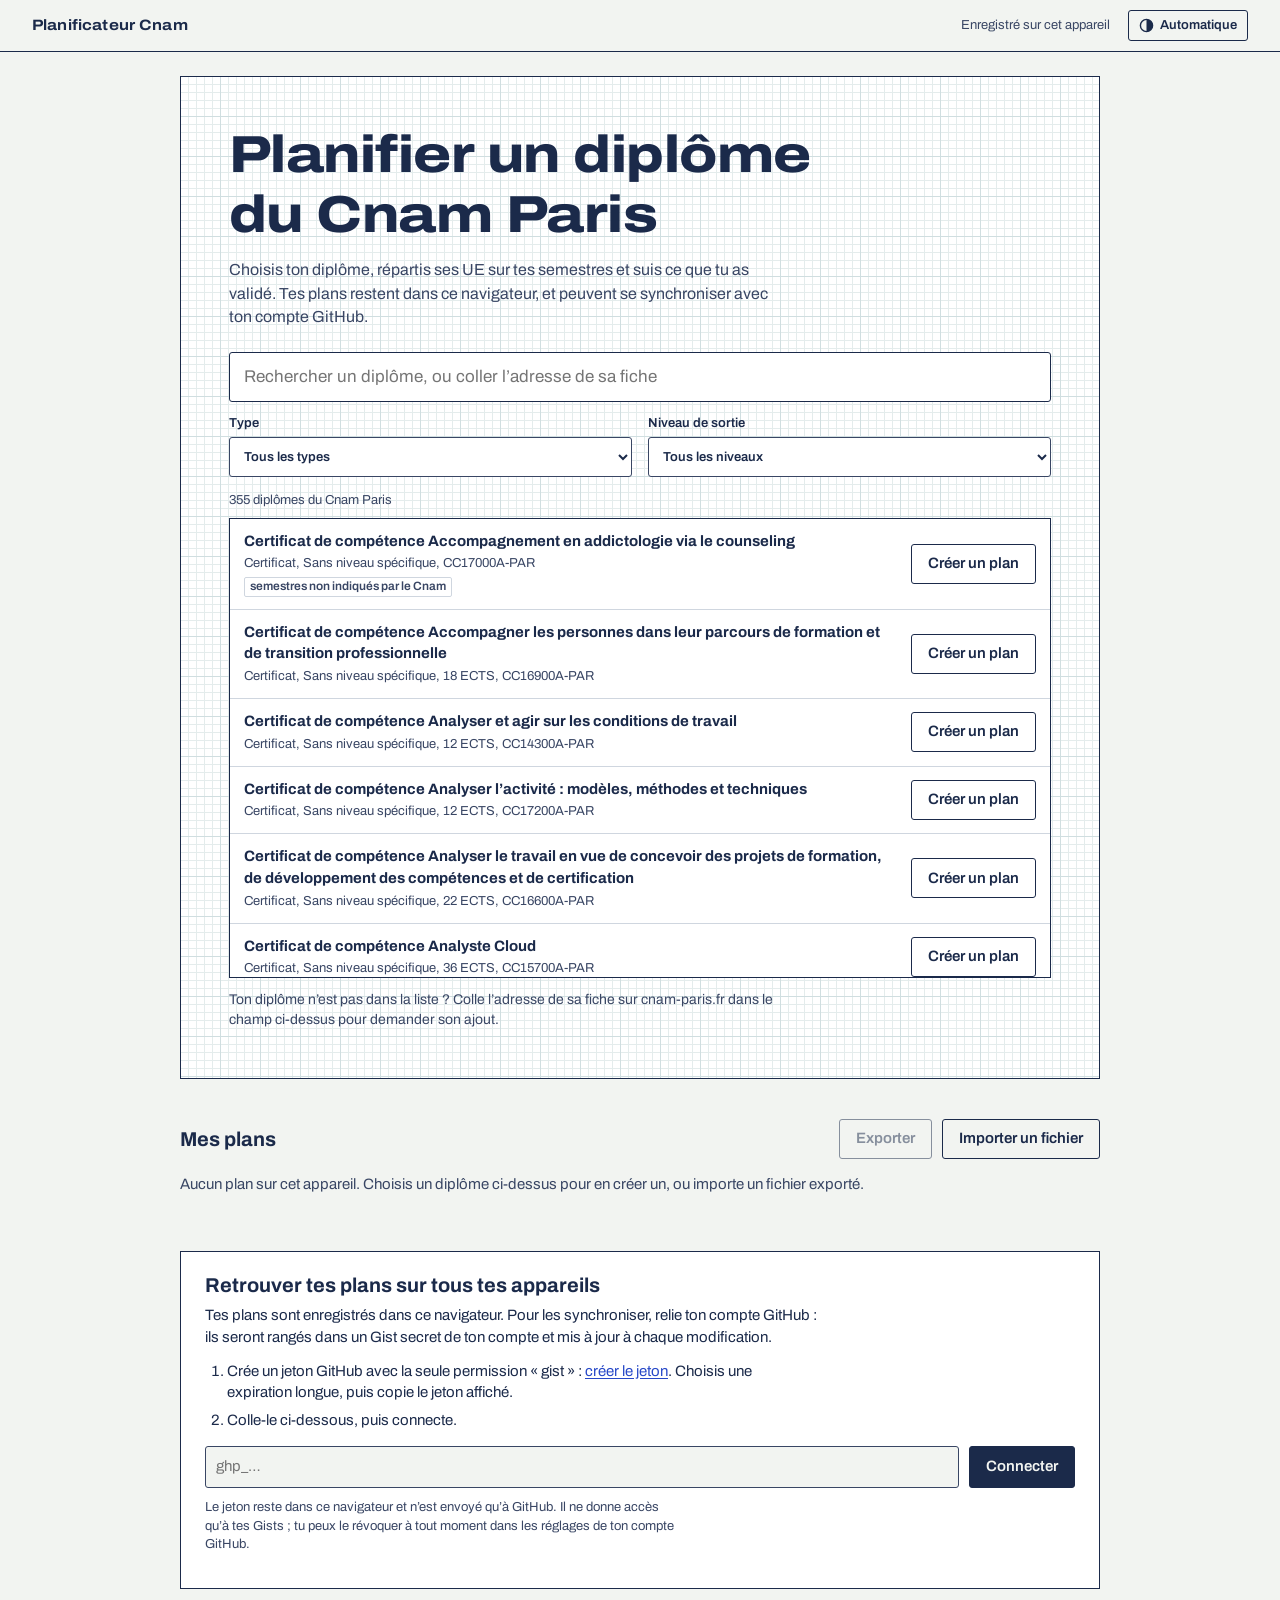
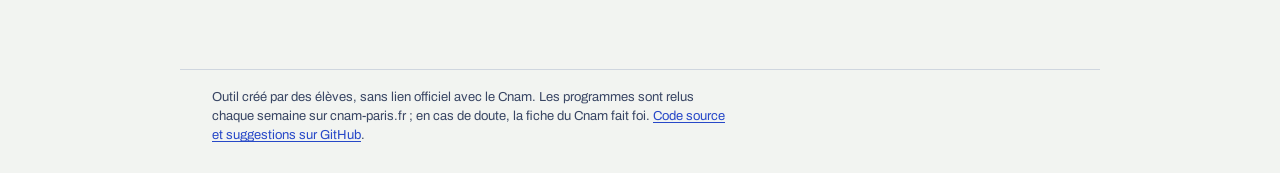
<file: site/index.html>
<!doctype html>
<html lang="fr">
<head>
  <meta charset="utf-8">
  <meta name="viewport" content="width=device-width, initial-scale=1">
  <title>Planificateur Cnam</title>
  <meta name="theme-color" content="#f2f4f1">
  <script>
    // Thème choisi appliqué avant le premier affichage (sinon flash du thème par défaut).
    try { const t = localStorage.getItem('planificateur-cnam:theme'); if (t && t !== 'auto') document.documentElement.dataset.theme = t; } catch (e) {}
  </script>
  <link rel="icon" href="data:image/svg+xml,%3Csvg xmlns='http://www.w3.org/2000/svg' viewBox='0 0 32 32'%3E%3Crect x='2' y='2' width='28' height='28' fill='%23fff' stroke='%231B2A4A' stroke-width='2'/%3E%3Cpath d='M9 22V10h5v12M18 22V14h5v8' fill='none' stroke='%232748C8' stroke-width='2.5'/%3E%3C/svg%3E">
  <link rel="preconnect" href="https://fonts.googleapis.com">
  <link rel="preconnect" href="https://fonts.gstatic.com" crossorigin>
  <link href="https://fonts.googleapis.com/css2?family=Archivo:wdth,wght@62..125,300..800&display=swap" rel="stylesheet">
  <meta name="description" content="Répartir les UE d’un diplôme du Cnam Paris sur ses semestres et suivre ce qui est validé.">
  <link rel="stylesheet" href="styles.css">
</head>
<body>
  <header class="topbar">
    <a class="brand" href="#/">Planificateur Cnam</a>
    <div class="topbar-actions">
      <button id="sync-state" class="sync-state" type="button" aria-live="polite"></button>
      <details class="theme-menu" id="theme-menu">
        <summary aria-label="Changer de thème">
          <svg viewBox="0 0 16 16" aria-hidden="true"><circle cx="8" cy="8" r="6.5" fill="none" stroke="currentColor" stroke-width="1.5"/><path d="M8 1.5a6.5 6.5 0 0 1 0 13z" fill="currentColor"/></svg>
          <span id="theme-label">Thème</span>
        </summary>
        <fieldset class="theme-options">
          <legend class="sr-only">Thème</legend>
          <label><input type="radio" name="theme" value="auto"> Automatique <span class="swatch"><i style="background:#f2f4f1"></i><i style="background:#0e1626"></i></span></label>
          <label><input type="radio" name="theme" value="light"> Clair <span class="swatch"><i style="background:#f2f4f1"></i><i style="background:#1b2a4a"></i><i style="background:#2748c8"></i></span></label>
          <label><input type="radio" name="theme" value="dark"> Sombre <span class="swatch"><i style="background:#0e1626"></i><i style="background:#e3e8f3"></i><i style="background:#8aa2ff"></i></span></label>
          <label><input type="radio" name="theme" value="cnam"> Cnam (rouge et blanc) <span class="swatch"><i style="background:#ffffff"></i><i style="background:#c1002a"></i><i style="background:#333333"></i></span></label>
        </fieldset>
      </details>
    </div>
  </header>
  <main id="app"></main>
  <footer class="site-foot">
    <p>Outil créé par des élèves, sans lien officiel avec le Cnam. Les programmes sont relus chaque semaine sur cnam-paris.fr ; en cas de doute, la fiche du Cnam fait foi. <a href="https://github.com/CriToX42/planificateur-cnam">Code source et suggestions sur GitHub</a>.</p>
  </footer>
  <dialog id="ue-dialog" aria-labelledby="ue-dialog-title"></dialog>
  <dialog id="sync-dialog" aria-label="Conflits de synchronisation"></dialog>
  <div id="toast" class="toast" role="status" aria-live="polite"></div>
  <script type="module" src="app.js"></script>
</body>
</html>
</file>
<file: site/styles.css>
/* Planificateur Cnam : planche technique. Papier millimétré, cartouche, encres de statut. */

/* Thèmes : aucun attribut = automatique (suit le système), data-theme = light | dark | cnam. */
:root {
  --paper: #f2f4f1;
  --sheet: #ffffff;
  --grid: #e4ecec;
  --grid-strong: #d0dee0;
  --ink: #1b2a4a;
  --ink-2: #394664;
  --rule: #1b2a4a;
  --hair: #cfd6df;
  --pencil: #4d5972;
  --blue: #2748c8;
  --blue-wash: #e6ebfb;
  --green: #117a54;
  --green-wash: #e1f2ea;
  --red: #bf3228;
  --red-wash: #fbe7e4;
  --marker: #f3d53f;
  --marker-wash: rgba(243, 213, 63, 0.28);
  --primary: #1b2a4a;
  --primary-hover: #2748c8;
  --on-primary: #f2f4f1;
  --link: #2748c8;
  --focus: #2748c8;
  --focus-wash: #e6ebfb;
  --heading: #1b2a4a;
  --topbar-bg: #f2f4f1;
  --topbar-ink: #1b2a4a;
  --topbar-rule: #1b2a4a;
  --shadow: 0 1px 0 rgba(27, 42, 74, 0.08), 0 2px 6px -2px rgba(27, 42, 74, 0.18);
  --font: "Archivo", "Helvetica Neue", Arial, sans-serif;
  color-scheme: light;
}

@media (prefers-color-scheme: dark) {
  :root:not([data-theme]) {
    --paper: #0e1626;
    --sheet: #16213a;
    --grid: #17223a;
    --grid-strong: #213050;
    --ink: #e3e8f3;
    --ink-2: #a2adc4;
    --rule: #8e9bba;
    --hair: #2a3754;
    --pencil: #9ba4b8;
    --blue: #8aa2ff;
    --blue-wash: #1f2c55;
    --green: #4cc896;
    --green-wash: #143a31;
    --red: #ff7a6b;
    --red-wash: #45201f;
    --marker: #e6c42f;
    --marker-wash: rgba(230, 196, 47, 0.18);
    --primary: #e3e8f3;
    --primary-hover: #8aa2ff;
    --on-primary: #0e1626;
    --link: #8aa2ff;
    --focus: #8aa2ff;
    --focus-wash: #1f2c55;
    --heading: #e3e8f3;
    --topbar-bg: #0e1626;
    --topbar-ink: #e3e8f3;
    --topbar-rule: #8e9bba;
    --shadow: 0 1px 0 rgba(0, 0, 0, 0.3), 0 3px 8px -3px rgba(0, 0, 0, 0.6);
    color-scheme: dark;
  }
}
:root[data-theme="dark"] {
  --paper: #0e1626;
  --sheet: #16213a;
  --grid: #17223a;
  --grid-strong: #213050;
  --ink: #e3e8f3;
  --ink-2: #a2adc4;
  --rule: #8e9bba;
  --hair: #2a3754;
  --pencil: #9ba4b8;
  --blue: #8aa2ff;
  --blue-wash: #1f2c55;
  --green: #4cc896;
  --green-wash: #143a31;
  --red: #ff7a6b;
  --red-wash: #45201f;
  --marker: #e6c42f;
  --marker-wash: rgba(230, 196, 47, 0.18);
  --primary: #e3e8f3;
  --primary-hover: #8aa2ff;
  --on-primary: #0e1626;
  --link: #8aa2ff;
  --focus: #8aa2ff;
  --focus-wash: #1f2c55;
  --heading: #e3e8f3;
  --topbar-bg: #0e1626;
  --topbar-ink: #e3e8f3;
  --topbar-rule: #8e9bba;
  --shadow: 0 1px 0 rgba(0, 0, 0, 0.3), 0 3px 8px -3px rgba(0, 0, 0, 0.6);
  color-scheme: dark;
}

/* Charte du Cnam : rouge #c1002a sur blanc, texte #333, gris chauds. « Échouée » passe en brique
   pour ne pas se confondre avec le rouge de la charte. */
:root[data-theme="cnam"] {
  --paper: #ffffff;
  --sheet: #ffffff;
  --grid: #f4f1ed;
  --grid-strong: #ebe6e0;
  --ink: #333333;
  --ink-2: #4c4740;
  --rule: #c1002a;
  --hair: #e3ddd6;
  --pencil: #61594d;
  --blue: #1f6fa8;
  --blue-wash: #e8f1f8;
  --green: #1e7a46;
  --green-wash: #e7f3eb;
  --red: #b4470e;
  --red-wash: #fbeee5;
  --marker: #fbb450;
  --marker-wash: rgba(251, 180, 80, 0.26);
  --primary: #c1002a;
  --primary-hover: #96001f;
  --on-primary: #ffffff;
  --link: #c1002a;
  --focus: #c1002a;
  --focus-wash: rgba(193, 0, 42, 0.14);
  --heading: #c1002a;
  --topbar-bg: #c1002a;
  --topbar-ink: #ffffff;
  --topbar-rule: #96001f;
  --shadow: 0 1px 0 rgba(51, 51, 51, 0.06), 0 2px 6px -2px rgba(133, 119, 97, 0.28);
  color-scheme: light;
}

*, *::before, *::after { box-sizing: border-box; }

html { -webkit-text-size-adjust: 100%; }

body {
  margin: 0;
  background: var(--paper);
  color: var(--ink);
  font-family: var(--font);
  font-size: 15px;
  line-height: 1.45;
  font-variation-settings: "wdth" 100;
}

a { color: var(--link); text-underline-offset: 2px; }
h1, h2, h3 { margin: 0; line-height: 1.15; }
button, input, select { font: inherit; color: inherit; }
.num { font-variant-numeric: tabular-nums; }
.muted { color: var(--ink-2); }
.ok { color: var(--green); }
.bad { color: var(--red); }
.sr-only {
  position: absolute; width: 1px; height: 1px; padding: 0; margin: -1px;
  overflow: hidden; clip: rect(0 0 0 0); white-space: nowrap; border: 0;
}

:focus-visible { outline: 2px solid var(--focus); outline-offset: 2px; }

/* ------------------------------------------------------------ barre du haut */

.topbar {
  display: flex; align-items: center; justify-content: space-between; gap: 16px;
  padding: 10px clamp(16px, 3vw, 32px);
  border-bottom: 1.5px solid var(--topbar-rule);
  background: var(--topbar-bg);
  color: var(--topbar-ink);
}
.brand {
  color: var(--topbar-ink); text-decoration: none; font-weight: 700;
  font-stretch: 112%; font-variation-settings: "wdth" 112; letter-spacing: 0.01em;
}
.sync-state {
  border: 0; background: none; padding: 4px 0; cursor: pointer;
  font-size: 13px; color: var(--ink-2); text-decoration: underline; text-decoration-color: transparent; text-underline-offset: 3px;
}
.sync-state:hover { text-decoration-color: currentColor; }
.sync-state[data-kind="idle"] { color: var(--green); }
.sync-state[data-kind="error"], .sync-state[data-kind="conflict"] { color: var(--red); font-weight: 600; }
.sync-state[data-kind="offline"] { color: var(--ink); }
/* Barre rouge du thème Cnam : états de synchro en blanc, l'erreur reste repérable par le gras. */
[data-theme="cnam"] .sync-state, [data-theme="cnam"] .sync-state[data-kind] { color: #ffffff; }
[data-theme="cnam"] .sync-state[data-kind="error"], [data-theme="cnam"] .sync-state[data-kind="conflict"] { text-decoration-color: currentColor; }

.topbar-actions { display: flex; align-items: center; gap: 18px; }
.theme-menu { position: relative; }
.theme-menu summary {
  display: flex; align-items: center; gap: 6px; padding: 5px 10px; cursor: pointer; list-style: none;
  border: 1.5px solid currentColor; border-radius: 3px; font-size: 13px; font-weight: 600; color: var(--topbar-ink);
}
.theme-menu summary::-webkit-details-marker { display: none; }
.theme-menu summary svg { width: 15px; height: 15px; flex: none; }
.theme-menu[open] summary { background: var(--sheet); color: var(--ink); border-color: var(--sheet); }
.theme-options {
  position: absolute; right: 0; top: calc(100% + 6px); z-index: 20; min-width: 270px; margin: 0; padding: 6px;
  border: 1.5px solid var(--rule); background: var(--sheet); color: var(--ink); box-shadow: var(--shadow);
}
.theme-options label { display: flex; align-items: center; gap: 10px; padding: 8px 8px; cursor: pointer; border-radius: 2px; font-size: 14px; }
.theme-options label:hover { background: var(--paper); }
.swatch { display: inline-flex; flex: none; border: 1px solid var(--hair); border-radius: 2px; overflow: hidden; margin-left: auto; }
.swatch i { display: block; width: 10px; height: 16px; }

.site-foot {
  max-width: 920px; margin: 48px auto 0; padding: 18px clamp(16px, 3vw, 32px) 28px;
  border-top: 1px solid var(--hair); font-size: 13px; color: var(--ink-2);
}
.site-foot p { margin: 0; max-width: 75ch; }

main { padding: clamp(16px, 3vw, 32px); padding-top: 24px; }

/* ------------------------------------------------------------ boutons et champs */

.btn {
  display: inline-flex; align-items: center; justify-content: center; gap: 6px;
  min-height: 40px; padding: 8px 16px; border-radius: 3px;
  border: 1.5px solid var(--ink); background: transparent; cursor: pointer;
  font-weight: 600; text-decoration: none; white-space: nowrap;
}
.btn:disabled { opacity: 0.5; cursor: progress; }
.btn-primary { background: var(--primary); border-color: var(--primary); color: var(--on-primary); }
.btn-primary:hover:not(:disabled) { background: var(--primary-hover); border-color: var(--primary-hover); }
.btn-quiet:hover { background: var(--sheet); }
.btn-ghost { border-color: transparent; }
.btn-ghost:hover { border-color: var(--hair); }
.btn-danger { color: var(--red); }
.btn-link { border: 0; background: none; padding: 0 4px; min-height: 0; color: var(--link); text-decoration: underline; cursor: pointer; font-weight: 600; }
.btn-icon { min-height: 36px; min-width: 36px; padding: 0; border-color: var(--hair); }

input[type="text"], input[type="url"], input[type="number"], select {
  width: 100%; min-height: 42px; padding: 8px 10px;
  border: 1.5px solid var(--ink-2); border-radius: 3px; background: var(--sheet);
}
input:focus, select:focus { border-color: var(--focus); outline: none; box-shadow: 0 0 0 3px var(--focus-wash); }
input[type="checkbox"], input[type="radio"] { accent-color: var(--focus); width: 17px; height: 17px; margin: 0; flex: none; }

.field { display: flex; flex-direction: column; gap: 6px; border: 0; padding: 0; margin: 0 0 18px; min-width: 0; }
.field > span, .field > legend { font-weight: 600; font-size: 14px; padding: 0; margin-bottom: 6px; }
.field > legend + .muted { margin: -2px 0 8px; font-size: 14px; }
.field-row { display: grid; grid-template-columns: repeat(auto-fit, minmax(180px, 1fr)); gap: 0 16px; }
.chips { display: flex; flex-wrap: wrap; gap: 8px; }
.chips-col { flex-direction: column; align-items: flex-start; }
.check-chip {
  display: inline-flex; align-items: center; gap: 8px; padding: 7px 12px;
  border: 1.5px solid var(--hair); border-radius: 3px; background: var(--sheet); cursor: pointer;
}
.check-chip:has(input:checked) { border-color: var(--ink); }
.actions { display: flex; flex-wrap: wrap; gap: 10px; align-items: center; }
.form-error { color: var(--red); font-weight: 600; margin: 12px 0 0; }
.notice {
  display: flex; flex-wrap: wrap; align-items: center; gap: 4px 10px;
  margin: 0 0 16px; padding: 10px 14px; border-left: 4px solid var(--marker);
  background: var(--marker-wash);
}

/* ------------------------------------------------------------ accueil */

.home { max-width: 920px; margin: 0 auto; }

.intake {
  padding: clamp(24px, 5vw, 48px);
  border: 1.5px solid var(--rule);
  background-color: var(--sheet);
  background-image:
    linear-gradient(var(--grid-strong) 1px, transparent 1px),
    linear-gradient(90deg, var(--grid-strong) 1px, transparent 1px),
    linear-gradient(var(--grid) 1px, transparent 1px),
    linear-gradient(90deg, var(--grid) 1px, transparent 1px);
  background-size: 40px 40px, 40px 40px, 8px 8px, 8px 8px;
  background-position: -1px -1px;
}
.intake-title {
  font-size: clamp(30px, 5.4vw, 52px); font-weight: 800; letter-spacing: -0.01em;
  font-stretch: 118%; font-variation-settings: "wdth" 118; max-width: 16ch; color: var(--heading);
}
.intake-lede { max-width: 60ch; margin: 14px 0 24px; font-size: 16px; color: var(--ink-2); }
.intake-form { display: flex; gap: 10px; flex-wrap: wrap; }
.intake input[type="search"] {
  width: 100%; min-height: 50px; padding: 10px 14px; font-size: 17px;
  border: 1.5px solid var(--ink); border-radius: 3px; background: var(--sheet);
}
.intake input[type="search"]:focus { border-color: var(--focus); outline: none; box-shadow: 0 0 0 3px var(--focus-wash); }
.results-note { margin: 12px 0 0; font-size: 14px; max-width: 70ch; }
.filters { display: flex; flex-wrap: wrap; gap: 10px 16px; margin-top: 12px; }
.filter { display: flex; flex-direction: column; gap: 4px; flex: 1 1 220px; font-size: 13px; font-weight: 600; }
.filter select { min-height: 40px; }
.results-count { margin: 14px 0 0; font-size: 13px; }
@media (min-width: 901px) {
  .dip-list { max-height: 460px; overflow-y: auto; overscroll-behavior: contain; }
}
.dip-retired .dip-title { color: var(--ink-2); }
.dip-title mark { background: var(--marker-wash); color: inherit; box-shadow: inset 0 -2px 0 var(--marker); padding: 0 1px; }
.dip-flags { display: flex; flex-wrap: wrap; gap: 4px; margin-top: 2px; }
.dip-flags .tag { margin-left: 0; }
.tag-nosem { border-style: dashed; }
.field-version select { max-width: 360px; }
.dip-list { list-style: none; margin: 8px 0 0; padding: 0; border: 1.5px solid var(--rule); background: var(--sheet); }
.dip-row { display: flex; align-items: center; justify-content: space-between; gap: 12px 20px; padding: 12px 14px; border-bottom: 1px solid var(--hair); cursor: pointer; }
.dip-row:hover { background: var(--paper); }
.dip-row:last-child { border-bottom: 0; }
.dip-text { display: flex; flex-direction: column; gap: 2px; min-width: 0; }
.dip-title { font-weight: 700; }
.dip-text .muted { font-size: 13px; }
.request { margin-top: 14px; padding: 16px 18px; background: var(--sheet); border: 1.5px solid var(--rule); border-left: 6px solid var(--marker); }
.request h2 { font-size: 18px; margin-bottom: 6px; }
.request p { margin: 0 0 14px; max-width: 65ch; }
.plans-head { display: flex; justify-content: space-between; align-items: center; flex-wrap: wrap; gap: 10px; margin-bottom: 14px; }
.plans-head h2 { font-size: 20px; }
.file-btn { position: relative; }
.file-btn:focus-within { outline: 2px solid var(--focus); outline-offset: 2px; }
.tag-new { border-color: var(--marker); background: var(--marker-wash); color: var(--ink); }
.syncbox { margin-top: 40px; padding: 22px 24px; background: var(--sheet); border: 1.5px solid var(--rule); }
.syncbox h2 { font-size: 20px; margin-bottom: 8px; }
.syncbox p { max-width: 68ch; margin: 0 0 12px; }
.steps { margin: 0 0 14px; padding-left: 22px; display: grid; gap: 6px; max-width: 68ch; }
.token-form { display: flex; gap: 10px; flex-wrap: wrap; margin-bottom: 10px; }
.token-form input { flex: 1 1 260px; min-height: 42px; padding: 8px 10px; border: 1.5px solid var(--ink-2); border-radius: 3px; background: var(--paper); font-family: inherit; }
.small { font-size: 13px; }
.notice-info { border-left-color: var(--blue); background: var(--blue-wash); }
.plan > .notice { margin: 16px 0 0; }
.conflict { border: 1px solid var(--hair); padding: 10px 14px 12px; margin: 14px 0 0; }
.conflict legend { font-weight: 700; padding: 0 4px; }
.conflict-option { display: flex; gap: 10px; align-items: center; padding: 4px 0; cursor: pointer; }
.intake-form input { flex: 1 1 320px; min-height: 48px; font-size: 16px; border-color: var(--ink); }
.intake-form .btn { min-height: 48px; }

.draft {
  margin-top: 28px; padding: 24px; background: var(--sheet);
  border: 1.5px solid var(--rule); border-top-width: 6px;
}
.draft-head { margin-bottom: 12px; }
.draft-head h2 { font-size: 22px; font-weight: 700; }
.draft-note { margin: 0 0 20px; padding: 8px 12px; background: var(--paper); border-left: 4px solid var(--pencil); }
.draft-note.new { border-color: var(--blue); }
.draft-note.offline { border-color: var(--red); }
.versions { display: flex; flex-direction: column; gap: 6px; }
.version { display: flex; align-items: center; gap: 10px; cursor: pointer; }
.version-id { font-weight: 700; font-variant-numeric: tabular-nums; font-stretch: 85%; font-variation-settings: "wdth" 85; }

.plans { margin-top: 40px; }
.plans.empty { text-align: left; }
.diploma { border-top: 1.5px solid var(--rule); padding: 16px 0 20px; }
.diploma > h3 { font-size: 17px; margin-bottom: 8px; }
.diploma-head { display: flex; justify-content: space-between; align-items: flex-start; gap: 16px; margin-bottom: 10px; }
.diploma-head h3 { font-size: 17px; }
.diploma-head p { margin: 4px 0 0; font-size: 14px; }
.plan-rows { list-style: none; margin: 0; padding: 0; }
.plan-row {
  display: grid; grid-template-columns: 1fr auto auto; gap: 16px; align-items: baseline;
  padding: 10px 12px; color: var(--ink); text-decoration: none; border-bottom: 1px solid var(--hair);
}
.plan-row:hover { background: var(--sheet); }
.plan-name { font-weight: 600; }

/* ------------------------------------------------------------ cartouche */

.plan { max-width: 1680px; margin: 0 auto; }

.cartouche {
  display: grid;
  grid-template-columns: repeat(4, minmax(0, 1fr)) minmax(0, 1.5fr);
  grid-template-areas:
    "title title title title plan"
    "code maq period period progress";
  border: 2px solid var(--rule);
  background: var(--sheet);
}
.cell {
  display: flex; flex-direction: column; gap: 2px; padding: 8px 12px; min-width: 0;
  border-right: 1px solid var(--rule); border-bottom: 1px solid var(--rule);
}
.cell-label { font-size: 12px; color: var(--ink-2); }
.cell-value { font-weight: 600; overflow-wrap: anywhere; }
.cell-title { grid-area: title; }
.cell-plan { grid-area: plan; border-right: 0; }
.cell:nth-child(3) { grid-area: code; border-bottom: 0; }
.cell:nth-child(4) { grid-area: maq; border-bottom: 0; }
.cell:nth-child(5) { grid-area: period; border-bottom: 0; }
.cell-progress { grid-area: progress; border-right: 0; border-bottom: 0; }
.cell-diploma {
  color: var(--heading); text-decoration: none; font-weight: 800; line-height: 1.12;
  font-size: clamp(19px, 2.3vw, 27px); font-stretch: 112%; font-variation-settings: "wdth" 112;
}
.cell-diploma:hover { text-decoration: underline; }
.cell-plan .cell-value { font-size: 18px; }

.bar { display: flex; height: 10px; margin: 6px 0 4px; border: 1px solid var(--rule); background: var(--paper); overflow: hidden; }
.bar > span { display: block; height: 100%; transition: width 300ms ease; }
.bar-validated { background: var(--green); }
.bar-enrolled { background: var(--blue); }
.bar-planned { background: repeating-linear-gradient(135deg, var(--pencil) 0 2px, transparent 2px 5px); }
.bar-legend { display: flex; flex-wrap: wrap; gap: 4px 12px; font-size: 12px; color: var(--ink-2); }
.lg::before { content: ""; display: inline-block; width: 9px; height: 9px; margin-right: 5px; vertical-align: -1px; }
.lg-validated::before { background: var(--green); }
.lg-enrolled::before { background: var(--blue); }
.lg-planned::before { background: repeating-linear-gradient(135deg, var(--pencil) 0 2px, transparent 2px 4px); border: 1px solid var(--pencil); }

/* ------------------------------------------------------------ onglets */

.tabs { display: flex; gap: 4px; margin: 22px 0 18px; border-bottom: 1.5px solid var(--rule); overflow-x: auto; }
.tab {
  display: inline-flex; align-items: center; gap: 8px; padding: 10px 14px; margin-bottom: -1.5px;
  border: 1.5px solid transparent; border-bottom: 0; background: none; cursor: pointer;
  font-weight: 600; color: var(--ink-2); white-space: nowrap; border-radius: 3px 3px 0 0;
}
.tab:hover { color: var(--ink); }
.tab[aria-selected="true"] { color: var(--ink); background: var(--paper); border-color: var(--rule); border-bottom: 1.5px solid var(--paper); }
.tab-badge {
  min-width: 20px; padding: 0 6px; border-radius: 10px; font-size: 12px; line-height: 20px; text-align: center;
  background: var(--marker); color: #1b2a4a; font-variant-numeric: tabular-nums;
}

/* ------------------------------------------------------------ Programme */

.programme { max-width: 1100px; }
.year { margin-bottom: 28px; }
.year-head { display: flex; align-items: baseline; gap: 14px; flex-wrap: wrap; padding-bottom: 8px; margin-bottom: 6px; border-bottom: 1.5px solid var(--rule); }
.year-head h2 { color: var(--heading); font-size: 22px; font-weight: 800; font-stretch: 112%; font-variation-settings: "wdth" 112; }
.year-excluded .year-head h2 { color: var(--pencil); }

.row {
  display: grid; align-items: center; gap: 4px 12px;
  grid-template-columns: 18px 76px minmax(0, 1fr) auto 68px 118px;
  padding: 7px 8px; border-bottom: 1px solid var(--hair);
}
.row-bullet { width: 7px; height: 7px; background: var(--ink); justify-self: center; }
.row-selected { background: var(--marker-wash); }
.row-code {
  justify-self: start; padding: 2px 0; border: 0; background: none; cursor: pointer; color: var(--ink);
  font-weight: 700; font-stretch: 80%; font-variation-settings: "wdth" 80; font-size: 15px;
  text-decoration: underline; text-decoration-color: var(--hair); text-underline-offset: 3px;
}
.row-code:hover { text-decoration-color: var(--link); color: var(--link); }
.row-title { min-width: 0; }
.row-avail { display: flex; gap: 4px; }
.row-ects { text-align: right; font-size: 14px; color: var(--ink-2); }
.row-where { font-size: 13px; color: var(--ink-2); text-align: right; }
.where-todo { color: var(--ink); font-weight: 600; }

.avail {
  font-size: 12px; padding: 1px 6px; border: 1px solid var(--ink-2); border-radius: 2px;
  font-stretch: 85%; font-variation-settings: "wdth" 85; font-weight: 600; white-space: nowrap;
}
.avail-off { color: var(--pencil); border-color: var(--hair); text-decoration: line-through; }
.avail-other { border-style: dashed; color: var(--ink-2); }
.avail-edit { font-size: 12px; font-style: italic; font-weight: 600; color: var(--blue); white-space: nowrap; }

.group { margin: 10px 0; border: 1.5px solid var(--hair); background: var(--sheet); }
.group.gs-todo { border-color: var(--ink-2); border-left: 5px solid var(--marker); }
.group.gs-over { border-left: 5px solid var(--red); }
.group.gs-ok { border-left: 5px solid var(--green); }
.group .group { margin: 8px 10px; }
.group-head {
  display: flex; flex-wrap: wrap; align-items: baseline; gap: 4px 12px; padding: 10px 12px; cursor: pointer;
  list-style: none;
}
.group-head::-webkit-details-marker { display: none; }
details.group > .group-head::before {
  content: ""; width: 0; height: 0; align-self: center;
  border-left: 6px solid var(--ink); border-top: 5px solid transparent; border-bottom: 5px solid transparent;
  transition: transform 150ms ease;
}
details.group[open] > .group-head::before { transform: rotate(90deg); }
.group-label { font-weight: 700; flex: 1 1 280px; }
.group-body { padding: 0 4px 8px; }
.group-body .row { grid-template-columns: 18px 76px minmax(0, 1fr) auto 68px 118px; }
.gstate { display: inline-flex; flex-wrap: wrap; gap: 8px; align-items: baseline; font-size: 13px; }
.gstate-label { font-weight: 700; }
.gstate-ok .gstate-label { color: var(--green); }
.gstate-todo .gstate-label { color: var(--ink); background: var(--marker-wash); padding: 0 4px; }
.gstate-over .gstate-label { color: var(--red); }
.gstate-notes { color: var(--ink-2); }

.group-alt { padding-bottom: 6px; }
.group-alt > .group-head { cursor: default; }
.branch { margin: 6px 10px; border: 1px solid var(--hair); }
.branch-on { border-color: var(--ink); }
.branch-head { display: flex; align-items: center; gap: 10px; padding: 10px 12px; cursor: pointer; }
.branch-body { padding: 0 6px 8px; }

/* ------------------------------------------------------------ Planning */

.board-wrap {
  display: grid; grid-template-columns: 270px minmax(0, 1fr); gap: 0;
  border: 2px solid var(--rule); background: var(--sheet);
}

.pool { border-right: 2px solid var(--rule); display: flex; flex-direction: column; min-height: 520px; max-height: 78vh; background: var(--paper); }
.pool .col-body { overflow-y: auto; flex: 1; }
.pool-year { font-size: 13px; font-weight: 700; color: var(--ink-2); margin: 10px 2px 6px; }
.pool-year:first-child { margin-top: 2px; }
.pool-empty { padding: 12px 4px; }
.pool.drop-ok { background: var(--marker-wash); }

.board {
  display: grid; grid-auto-flow: column; grid-auto-columns: minmax(210px, 1fr);
  overflow-x: auto; overscroll-behavior-x: contain;
  background-color: var(--sheet);
  background-image:
    linear-gradient(var(--grid-strong) 1px, transparent 1px),
    linear-gradient(90deg, var(--grid-strong) 1px, transparent 1px),
    linear-gradient(var(--grid) 1px, transparent 1px),
    linear-gradient(90deg, var(--grid) 1px, transparent 1px);
  background-size: 40px 40px, 40px 40px, 8px 8px, 8px 8px;
  background-attachment: local;
}

.col { display: flex; flex-direction: column; min-height: 520px; border-right: 1px dashed var(--grid-strong); transition: background-color 120ms ease, opacity 120ms ease; }
.col:last-child { border-right: 0; }
.col-year-start { border-left: 1.5px solid var(--rule); }
.col:first-child { border-left: 0; }
.col-head {
  display: flex; flex-direction: column; padding: 10px 12px 8px;
  border-bottom: 1.5px solid var(--rule); background: var(--sheet);
}
.col-year { font-size: 12px; color: var(--ink-2); }
.col-title { font-weight: 800; font-size: 16px; font-stretch: 108%; font-variation-settings: "wdth" 108; }
.col-sub { font-size: 12px; color: var(--ink-2); }
.col-body { flex: 1; display: flex; flex-direction: column; gap: 8px; padding: 10px; }
.col-empty { margin: 8px 2px; font-size: 13px; color: var(--pencil); }
.col-foot {
  display: flex; flex-wrap: wrap; gap: 2px 10px; align-items: baseline; padding: 8px 12px;
  border-top: 1.5px solid var(--rule); background: var(--sheet);
}
.col-sum { font-size: 14px; }
.col-sum strong { font-size: 20px; font-weight: 800; }
.col-out .col-head { background: var(--red-wash); }
.col-out .col-year { color: var(--red); font-weight: 700; }

.col-prior { border-right: 2px solid var(--rule); background: color-mix(in srgb, var(--green-wash) 55%, transparent); }
.col-prior .col-head, .col-prior .col-foot { background: var(--green-wash); }
.col-prior .col-year { color: var(--green); font-weight: 600; }
.col-prior + .col-year-start { border-left: 0; }
.card-prior .card-mod { font-style: italic; }
.is-dragging .col.drop-no { opacity: 0.45; }
.is-dragging .col.drop-ok { background-color: var(--marker-wash); }
.col.drop-hover, .pool.drop-hover { outline: 3px solid var(--marker); outline-offset: -3px; }

.card {
  position: relative; padding: 8px 10px 9px 12px; background: var(--sheet);
  border: 1px solid var(--hair); border-left: 4px solid var(--pencil); border-radius: 2px;
  box-shadow: var(--shadow); cursor: grab; text-align: left;
}
.card:active { cursor: grabbing; }
.card-pool { border-left-style: dashed; }
.card-top { display: flex; gap: 6px; align-items: baseline; }
.card-top .tag { margin-left: 0; align-self: center; }
.card-top .card-ects { margin-left: auto; white-space: nowrap; }
.card-code { font-weight: 800; font-stretch: 78%; font-variation-settings: "wdth" 78; font-size: 16px; letter-spacing: 0.01em; }
.card-ects { font-weight: 700; font-size: 14px; }
.card-ects::after { content: " ECTS"; font-weight: 500; font-size: 12px; color: var(--ink-2); }
.card-title { font-size: 13px; line-height: 1.3; margin: 2px 0 4px; display: -webkit-box; -webkit-line-clamp: 2; -webkit-box-orient: vertical; overflow: hidden; }
.card-meta { display: flex; flex-wrap: wrap; gap: 4px 6px; align-items: center; font-size: 12px; color: var(--ink-2); }
.card-mod { min-width: 0; font-size: 12px; color: var(--ink-2); line-height: 1.25; }
.card-foot { display: flex; justify-content: space-between; align-items: flex-end; gap: 8px; }
.card-warn { margin: 6px 0 0; font-size: 12px; color: var(--red); font-weight: 600; }
.card-blocked { opacity: 0.7; }
.card-invalid { border-color: var(--red); }
.card-cont { box-shadow: none; background: transparent; border-style: dashed; cursor: default; }
.card-cont .card-title { color: var(--ink-2); font-style: italic; margin-bottom: 0; }

.card.s-planned { border-left-color: var(--pencil); }
.card.s-enrolled { border-left-color: var(--blue); }
.card.s-validated { border-left-color: var(--green); background: var(--green-wash); }
.card.s-failed { border-left-color: var(--red); background: transparent; box-shadow: none; cursor: default; }
.card.s-failed .card-title, .card.s-failed .card-code { text-decoration: line-through; text-decoration-color: var(--red); color: var(--ink-2); }

.tag {
  display: inline-block; padding: 0 5px; border: 1px solid var(--hair); border-radius: 2px;
  font-size: 12px; font-weight: 600; color: var(--ink-2); margin-left: 4px; white-space: nowrap;
}
.card-meta .tag { margin-left: 0; }
.tag-retry { border-color: var(--red); color: var(--red); }
.tag-warn { border-color: var(--red); color: var(--red); }

.status-chip {
  flex: none; padding: 1px 8px; font-size: 12px; font-weight: 700; border-radius: 10px;
  border: 1.5px solid currentColor; background: var(--sheet); cursor: pointer;
}
.status-chip.s-planned { color: var(--pencil); border-style: dashed; }
.status-chip.s-enrolled { color: var(--blue); }
.status-chip.s-validated { color: var(--green); }
.status-chip.s-failed { color: var(--red); cursor: default; }

/* ------------------------------------------------------------ Autre */

.other { margin-top: 28px; max-width: 1100px; }
.other-head { display: flex; flex-wrap: wrap; align-items: baseline; gap: 4px 16px; padding-bottom: 8px; border-bottom: 1.5px solid var(--rule); }
.other-head h2 { font-size: 20px; font-weight: 800; }
.other-head p { margin: 0; font-size: 14px; max-width: 70ch; }
.other-row {
  display: grid; grid-template-columns: 76px minmax(0, 1fr) 70px auto; gap: 6px 12px; align-items: center;
  padding: 8px; border-bottom: 1px solid var(--hair);
}
.other-row.os-validated { background: var(--green-wash); }
.other-row.os-failed .row-title { color: var(--ink-2); text-decoration: line-through; text-decoration-color: var(--red); }

.seg { display: inline-flex; border: 1.5px solid var(--ink-2); border-radius: 3px; overflow: hidden; }
.seg-btn {
  padding: 5px 10px; border: 0; border-right: 1px solid var(--hair); background: var(--sheet); cursor: pointer;
  font-size: 13px; font-weight: 600; color: var(--ink-2); white-space: nowrap;
}
.seg-btn:last-child { border-right: 0; }
.seg-btn:hover { color: var(--ink); }
.seg-btn[aria-checked="true"] { color: var(--sheet); background: var(--ink); }
.seg-btn.seg-enrolled[aria-checked="true"] { background: var(--blue); }
.seg-btn.seg-validated[aria-checked="true"] { background: var(--green); }
.seg-btn.seg-failed[aria-checked="true"] { background: var(--red); }
.seg-btn.seg-planned[aria-checked="true"] { background: var(--pencil); }

/* ------------------------------------------------------------ Récapitulatif */

.recap { max-width: 1100px; }
.table-scroll { overflow-x: auto; border: 2px solid var(--rule); background: var(--sheet); }
.recap-table { width: 100%; border-collapse: collapse; min-width: 680px; }
.recap-table caption { text-align: left; padding: 10px 12px; font-weight: 700; border-bottom: 1.5px solid var(--rule); }
.recap-table th, .recap-table td { padding: 7px 10px; text-align: left; vertical-align: middle; }
.recap-table thead th { font-size: 13px; font-weight: 600; color: var(--ink-2); border-bottom: 1.5px solid var(--rule); }
.recap-table .num { text-align: right; }
.sem-row { background: var(--paper); border-top: 1.5px solid var(--rule); }
.sem-row th { font-weight: 800; font-stretch: 108%; font-variation-settings: "wdth" 108; }
.sem-row td { font-weight: 700; }
.ue-row td { border-top: 1px solid var(--hair); }
.ue-row td:first-child { width: 90px; padding-left: 20px; }
.ue-title .tag { vertical-align: 1px; }
.ue-row.s-failed .ue-title { color: var(--ink-2); text-decoration: line-through; text-decoration-color: var(--red); }
.ue-row.s-validated td { background: var(--green-wash); }
.empty-cell { padding-left: 20px !important; font-size: 13px; }
tbody.prior .sem-row { background: var(--green-wash); }
.prior-label { color: var(--green); font-weight: 600; font-size: 13px; margin-right: 10px; }
.recap-table tfoot th, .recap-table tfoot td { border-top: 2px solid var(--rule); font-weight: 800; }
tbody.out .sem-row { background: var(--red-wash); }

/* ------------------------------------------------------------ Réglages */

.settings { max-width: 720px; }
.overrides { margin-top: 28px; padding-top: 16px; border-top: 1.5px solid var(--rule); }
.overrides h2 { font-size: 18px; margin-bottom: 8px; }
.overrides > p { margin: 0; }
.override-list { list-style: none; margin: 0; padding: 0; }
.override-list li {
  display: grid; grid-template-columns: 76px minmax(0, 1fr) auto auto; gap: 4px 12px; align-items: baseline;
  padding: 8px 0; border-bottom: 1px solid var(--hair); font-size: 14px;
}
.danger-zone { margin-top: 32px; padding-top: 16px; border-top: 1.5px solid var(--rule); }
.danger-zone h2 { font-size: 18px; margin-bottom: 6px; }
.danger-zone p { margin: 0 0 14px; max-width: 65ch; }

/* ------------------------------------------------------------ fenêtre UE */

dialog {
  width: min(640px, calc(100vw - 32px)); max-height: calc(100vh - 48px);
  padding: 0; border: 2px solid var(--rule); border-radius: 0; background: var(--sheet); color: var(--ink);
  box-shadow: 0 20px 50px -12px rgba(10, 20, 40, 0.45);
}
dialog::backdrop { background: rgba(14, 22, 38, 0.45); }
.dlg { padding: 20px 22px 24px; }
.dlg-head { display: flex; justify-content: space-between; gap: 16px; align-items: flex-start; padding-bottom: 12px; border-bottom: 1.5px solid var(--rule); }
.dlg-head h2 { font-size: 20px; margin: 2px 0 4px; }
.dlg-head p { margin: 0; font-size: 14px; }
.dlg-code { display: flex; gap: 12px; align-items: baseline; font-weight: 800; font-size: 18px; font-stretch: 78%; font-variation-settings: "wdth" 78; }
.dlg-code .num { font-weight: 600; font-size: 14px; font-stretch: 100%; font-variation-settings: "wdth" 100; color: var(--ink-2); }
.dlg-section { margin-top: 16px; }
.dlg-section h3 { font-size: 14px; font-weight: 700; margin: 16px 0 8px; }
.dlg-section h3:first-child { margin-top: 0; }
.dlg-section > .btn { margin-top: 16px; }
.dlg-actions { margin-top: 18px; }
.prior-note { margin: 0; color: var(--green); font-weight: 600; }
.offer { list-style: none; margin: 14px 0 8px; padding: 0; display: grid; gap: 6px; }
.offer li { display: grid; grid-template-columns: 110px 1fr; gap: 10px; }
.offer-sem { font-weight: 700; }
.mod { display: inline-block; margin-right: 10px; }
.mod-off { color: var(--pencil); text-decoration: line-through; }
.slot-grid { display: grid; grid-template-columns: repeat(auto-fill, minmax(118px, 1fr)); gap: 6px; }
.slot-btn {
  padding: 8px 6px; border: 1.5px solid var(--ink-2); border-radius: 3px; background: var(--sheet); cursor: pointer;
  font-weight: 600; font-variant-numeric: tabular-nums;
}
.slot-btn:hover:not(:disabled) { border-color: var(--link); color: var(--link); }
.slot-btn:disabled { border-style: dashed; border-color: var(--hair); color: var(--pencil); cursor: not-allowed; }
.slot-current { background: var(--ink); color: var(--sheet); border-color: var(--ink); }
.slot-current:hover:not(:disabled) { color: var(--sheet); }
.history { list-style: none; padding: 0; margin: 0; }
.offer-edit { margin-top: 22px; padding-top: 14px; border-top: 1px solid var(--hair); }
.offer-edit .muted, .offer-edit-note { margin: 10px 0 0; font-size: 14px; }
.offer-edit-note { color: var(--blue); }
.history li { display: flex; justify-content: space-between; padding: 4px 0; border-bottom: 1px solid var(--hair); }

/* ------------------------------------------------------------ notifications */

.toast {
  position: fixed; left: 50%; bottom: 20px; transform: translate(-50%, 20px); opacity: 0; pointer-events: none;
  max-width: min(560px, calc(100vw - 32px)); padding: 10px 16px; background: var(--ink); color: var(--paper);
  border-left: 5px solid var(--marker); transition: opacity 180ms ease, transform 180ms ease; z-index: 10;
}
.toast.show { opacity: 1; transform: translate(-50%, 0); }
.toast[data-kind="error"] { border-left-color: var(--red); }

/* ------------------------------------------------------------ petits écrans */

/* Aides selon l'appareil : textes souris / tactile, libellés courts. */
.touch-only, .label-short, .pool-toggle { display: none; }
.more-btn { margin-top: 10px; }
.home { display: flex; flex-direction: column; }

@media (pointer: coarse) {
  .touch-only { display: inline; }
  .mouse-only { display: none; }
  .btn { min-height: 44px; }
  .btn-link { min-height: 40px; padding: 6px; }
  .seg-btn { min-height: 42px; padding: 8px 12px; }
  .row-code { padding: 10px 0; }
  .status-chip { padding: 5px 10px; }
  .slot-btn { min-height: 46px; }
  .check-chip { min-height: 44px; }
  input[type="checkbox"], input[type="radio"] { width: 22px; height: 22px; }
  .theme-menu summary { min-height: 40px; min-width: 44px; justify-content: center; }
  .brand { display: inline-flex; align-items: center; min-height: 40px; }
  .sync-state { min-height: 40px; min-width: 44px; }
  .theme-options label { min-height: 44px; }
  .group-head { min-height: 44px; }
}

@media (max-width: 900px) {
  main { padding: 16px; }
  input, select, textarea { font-size: 16px; } /* en dessous, iOS zoome sur le champ */
  .label-long { display: none; }
  .label-short { display: inline; }

  /* Barre du haut */
  .topbar { padding: 8px 16px; }
  .topbar-actions { gap: 10px; }
  .theme-menu summary span { display: none; }
  .sync-state { font-size: 13px; }

  /* Accueil : mes plans d'abord, liste des diplômes empilée */
  .plans-has { order: -1; margin-top: 0; }
  .home:has(.plans-has) .intake { margin-top: 28px; }
  .intake { padding: 22px 18px; }
  .dip-row { gap: 10px; padding: 12px; }
  .dip-row .btn { display: none; }
  .dip-row::after { content: "›"; flex: none; font-size: 26px; line-height: 1; color: var(--ink-2); }
  .plan-row { grid-template-columns: 1fr; gap: 2px; padding: 12px; }

  /* Cartouche compact : le code et la maquette restent dans Réglages */
  .cartouche { grid-template-columns: 1fr 1fr; grid-template-areas: "title title" "plan period" "progress progress"; }
  .cell { padding: 6px 10px; border-right: 0; border-bottom: 1px solid var(--rule); }
  .cell:nth-child(3), .cell:nth-child(4) { display: none; }
  .cell-plan { border-right: 1px solid var(--rule); }
  .cell-progress { border-bottom: 0; }
  .cell-diploma { font-size: 18px; }
  .cell-plan .cell-value { font-size: 15px; }

  /* Onglets : barre fixe en bas, à portée de pouce */
  .tabs {
    position: fixed; left: 0; right: 0; bottom: 0; z-index: 15; margin: 0; gap: 0;
    display: grid; grid-template-columns: repeat(4, 1fr); overflow: visible;
    background: var(--sheet); border-top: 1.5px solid var(--rule); border-bottom: 0;
    padding-bottom: env(safe-area-inset-bottom);
  }
  .tab { position: relative; justify-content: center; min-height: 56px; margin: 0; padding: 6px 4px; border: 0; border-radius: 0; font-size: 13px; }
  .tab[aria-selected="true"] { border: 0; background: var(--paper); box-shadow: inset 0 3px 0 var(--primary); }
  .tab-badge { position: absolute; top: 5px; right: 6px; min-width: 18px; padding: 0 5px; font-size: 11px; line-height: 18px; }
  .tab-body { margin-top: 16px; }
  body:has(.tabs) { padding-bottom: calc(64px + env(safe-area-inset-bottom)); }
  body:has(.tabs) .toast { bottom: calc(76px + env(safe-area-inset-bottom)); }

  /* Programme */
  .row, .group-body .row {
    grid-template-columns: 18px 70px minmax(0, 1fr) auto;
    grid-template-areas: "b c t t" "b a e w";
  }
  .row > :nth-child(1) { grid-area: b; }
  .row > .row-code { grid-area: c; }
  .row > .row-title { grid-area: t; }
  .row > .row-avail { grid-area: a; }
  .row > .row-ects { grid-area: e; }
  .row > .row-where { grid-area: w; }
  .group .group { margin: 8px 6px; }

  /* Planning : colonnes empilées, « À placer » repliable */
  .board-wrap { grid-template-columns: 1fr; }
  .pool { border-right: 0; border-bottom: 2px solid var(--rule); min-height: 0; max-height: none; }
  .pool .col-body { max-height: 55vh; }
  .pool-head { position: relative; padding-right: 110px; }
  .pool-toggle { display: inline-flex; position: absolute; top: 8px; right: 10px; min-height: 36px; padding: 4px 12px; }
  .pool-collapsed .col-body { display: none; }
  .board { display: block; overflow: visible; }
  .col { min-height: 0; border-right: 0; border-left: 0; border-top: 2px solid var(--rule); }
  .col:first-child { border-top: 0; }
  .col-year-start { border-left: 0; }
  .col-prior { border-right: 0; }
  .col-body { min-height: 48px; }

  /* Autre */
  .other-row { grid-template-columns: 70px minmax(0, 1fr) auto; }
  .other-row > .seg { grid-column: 1 / -1; justify-self: start; }

  /* Récapitulatif : blocs empilés au lieu d'un tableau large */
  .table-scroll { overflow: visible; }
  .recap-table { min-width: 0; }
  .recap-table thead { display: none; }
  .recap-table caption { display: block; }
  .recap-table, .recap-table tbody, .recap-table tfoot, .recap-table tr, .recap-table th, .recap-table td { display: block; }
  .recap-table .sem-row, .recap-table tfoot tr { display: flex; flex-wrap: wrap; align-items: baseline; gap: 2px 14px; padding: 10px 12px; }
  .recap-table .sem-row th, .recap-table tfoot th { flex: 1 0 100%; padding: 0; }
  .recap-table .sem-row td, .recap-table tfoot td { padding: 0; text-align: left; font-size: 14px; }
  .recap-table .sem-row td::after, .recap-table tfoot td::after { content: " " attr(data-label); font-weight: 400; color: var(--ink-2); }
  .recap-table .ue-row {
    display: grid; grid-template-columns: auto minmax(0, 1fr) auto; grid-template-areas: "code title ects" "status status status";
    gap: 6px 10px; padding: 10px 12px; border-top: 1px solid var(--hair);
  }
  .recap-table .ue-row td { padding: 0; border: 0; }
  .recap-table .ue-row td:first-child { grid-area: code; width: auto; padding-left: 0; }
  .recap-table .ue-title { grid-area: title; }
  .recap-table .ue-ects { grid-area: ects; }
  .recap-table .ue-ects::after { content: " ECTS"; color: var(--ink-2); font-size: 12px; }
  .recap-table .ue-status { grid-area: status; }
  .ue-status .seg, .dlg-section .seg { display: flex; width: 100%; }
  .ue-status .seg-btn, .dlg-section .seg-btn { flex: 1 1 0; padding-left: 4px; padding-right: 4px; }
  .recap-table .empty-cell { padding: 8px 12px !important; }

  /* Détail d'une UE : panneau qui monte du bas */
  dialog {
    width: 100%; max-width: none; margin: auto 0 0; max-height: 88vh;
    border-left: 0; border-right: 0; border-bottom: 0; border-radius: 12px 12px 0 0;
    padding-bottom: env(safe-area-inset-bottom);
  }
  .dlg { padding: 16px 16px 22px; }
  .offer li { grid-template-columns: 1fr; gap: 2px; }

  .override-list li { grid-template-columns: 70px minmax(0, 1fr); }
  .site-foot { margin-top: 32px; }
}

@media (prefers-reduced-motion: reduce) {
  *, *::before, *::after { transition: none !important; animation: none !important; }
}
</file>
